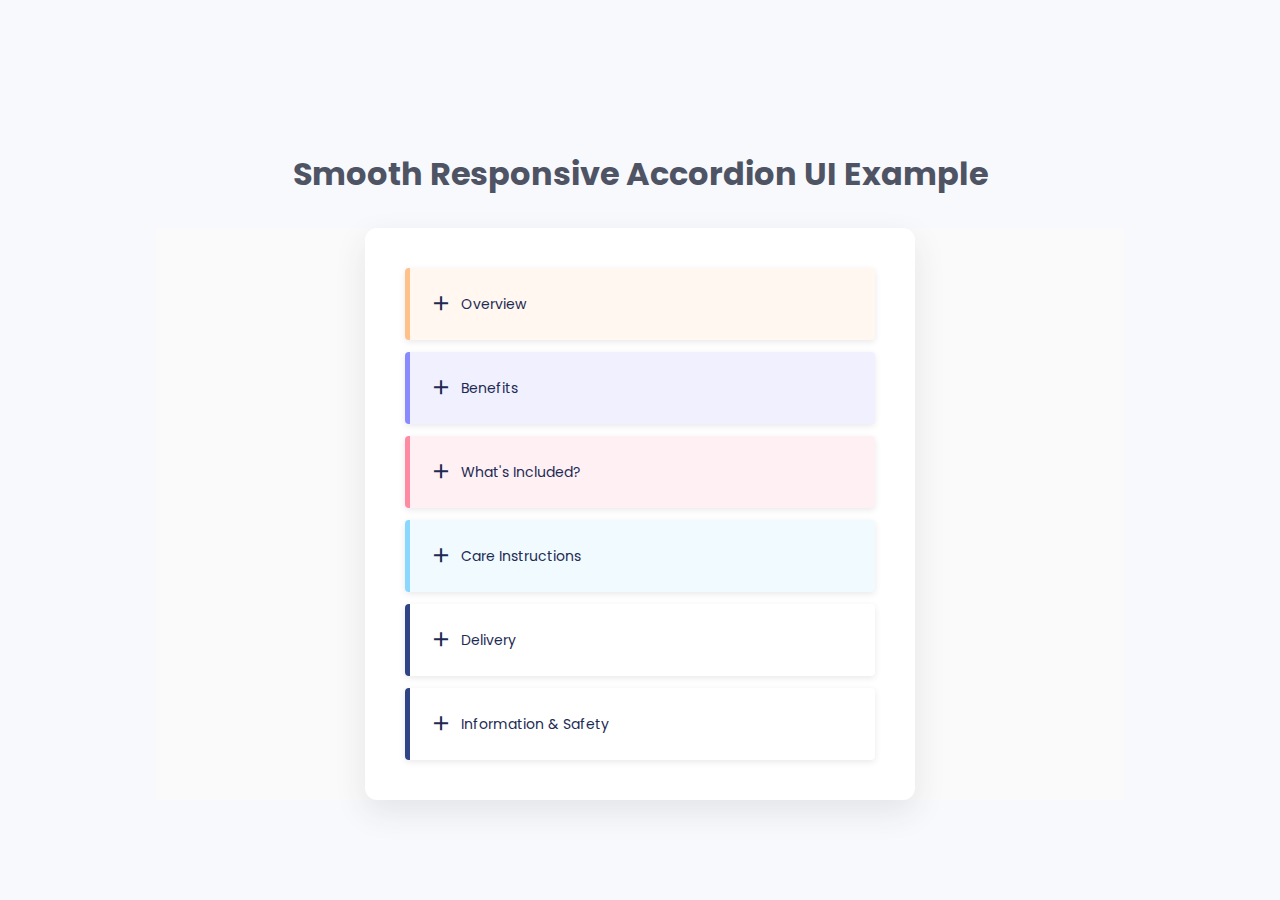
<file: Accordion Build/Accordion Build/index.html>
<!DOCTYPE html>
    <html lang="en">
    <head>
        <meta charset="UTF-8">
        <meta name="viewport" content="width=device-width, initial-scale=1.0">
<link href="https://www.cssscript.com/demo/sticky.css" rel="stylesheet" type="text/css">
        <!--=============== BOXICONS ===============-->
        <link rel="stylesheet" href="https://cdn.jsdelivr.net/npm/boxicons@latest/css/boxicons.min.css">

        <!--=============== CSS ===============-->
        <link rel="stylesheet" href="assets/css/styles.css">
    </head>
    <body>
        <h1 style="margin:150px auto 30px auto; text-align:center">Smooth Responsive Accordion UI Example</h1>
        <section class="accordion container">
            <div class="accordion__container">
                <div class="accordion__item">
                    <header class="accordion__header">
                        <i class='bx bx-plus accordion__icon'></i>
                        <h3 class="accordion__title">Overview</h3>
                    </header>

                    <div class="accordion__content">
                        <p class="accordion__description">
                            Lorem ipsum dolor sit amet, consectetur adipiscing elit. Maecenas accumsan sollicitudin ex, condimentum suscipit lorem euismod eget. Aenean mattis erat ullamcorper rhoncus dapibus.
                        </p>
                    </div>
                </div>

                <div class="accordion__item">
                    <header class="accordion__header">
                        <i class='bx bx-plus accordion__icon'></i>
                        <h3 class="accordion__title">Benefits</h3>
                    </header>

                    <div class="accordion__content">
                        <p class="accordion__description">
                            Lorem ipsum dolor sit amet, consectetur adipiscing elit. Maecenas accumsan sollicitudin ex, condimentum suscipit lorem euismod eget. Aenean mattis erat ullamcorper rhoncus dapibus.
                        </p>
                    </div>
                </div>

                <div class="accordion__item">
                    <header class="accordion__header">
                        <i class='bx bx-plus accordion__icon'></i>
                        <h3 class="accordion__title">What's Included?</h3>
                    </header>

                    <div class="accordion__content">
                        <p class="accordion__description">
                            Lorem ipsum dolor sit amet, consectetur adipiscing elit. Maecenas accumsan sollicitudin ex, condimentum suscipit lorem euismod eget. Aenean mattis erat ullamcorper rhoncus dapibus.
                        </p>
                    </div>
                </div>

                <div class="accordion__item">
                    <header class="accordion__header">
                        <i class='bx bx-plus accordion__icon'></i>
                        <h3 class="accordion__title">Care Instructions</h3>
                    </header>

                    <div class="accordion__content">
                        <p class="accordion__description">
                            Lorem ipsum dolor sit amet, consectetur adipiscing elit. Maecenas accumsan sollicitudin ex, condimentum suscipit lorem euismod eget. Aenean mattis erat ullamcorper rhoncus dapibus.
                        </p>
                    </div>
                </div>

                <div class="accordion__item">
                    <header class="accordion__header">
                        <i class='bx bx-plus accordion__icon'></i>
                        <h3 class="accordion__title">Delivery</h3>
                    </header>

                    <div class="accordion__content">
                        <p class="accordion__description">
                            Lorem ipsum dolor sit amet, consectetur adipiscing elit. Maecenas accumsan sollicitudin ex, condimentum suscipit lorem euismod eget. Aenean mattis erat ullamcorper rhoncus dapibus.
                        </p>
                    </div>
                </div>

                <div class="accordion__item">
                    <header class="accordion__header">
                        <i class='bx bx-plus accordion__icon'></i>
                        <h3 class="accordion__title">Information & Safety</h3>
                    </header>

                    <div class="accordion__content">
                        <p class="accordion__description">
                            Lorem ipsum dolor sit amet, consectetur adipiscing elit. Maecenas accumsan sollicitudin ex, condimentum suscipit lorem euismod eget. Aenean mattis erat ullamcorper rhoncus dapibus.
                        </p>
                    </div>
                </div>
            </div>
        </section>

        <!--=============== MAIN JS ===============-->
        <script src="assets/js/main.js"></script>

    </body>
</html>
</file>
<file: Accordion Build/Accordion Build/assets/css/styles.css>
/*=============== GOOGLE FONTS ===============*/
@import url("https://fonts.googleapis.com/css2?family=Poppins:wght@400;500;600&display=swap");
/*=============== VARIABLES CSS ===============*/
:root {
  /*========== Colors ==========*/
  --hue-color: 225;
  --first-color: hsl(var(--hue-color), 48%, 35%);
  --title-color: hsl(var(--hue-color), 48%, 22%);
  --text-color: hsl(var(--hue-color), 12%, 35%);
  --body-color: hsl(var(--hue-color), 49%, 98%);
  --container-color: #FFF;
  /*========== Font and typography ==========*/
  --body-font: 'Poppins', sans-serif;
  --normal-font-size: .938rem;
  --small-font-size: .813rem;
  --smaller-font-size: .75rem;
}

@media screen and (min-width: 968px) {
  :root {
    --normal-font-size: 1rem;
    --small-font-size: .875rem;
    --smaller-font-size: .813rem;
  }
}

/*=============== BASE ===============*/
* {
  box-sizing: border-box;
  padding: 0;
  margin: 0;
}

body {
  font-family: var(--body-font);
  font-size: var(--normal-font-size);
  background-color: var(--body-color);
  color: var(--text-color);
}

/*=============== LAYOUT ===============*/
.container {
  max-width: 968px;
  margin-left: 1rem;
  margin-right: 1rem;
  background-color: #fafafa;
}

/*=============== ACCORDION ===============*/
.accordion {
  display: grid;
  align-content: center;
  height: auto;
}

.accordion__container {
  display: grid;
  row-gap: .75rem;
  padding: 2rem 1rem;
  background-color: var(--container-color);
  border-radius: .5rem;
  box-shadow: 0 12px 32px rgba(51, 51, 51, 0.1);
}

.accordion__title {
  font-size: var(--small-font-size);
  color: var(--title-color);
  font-weight: 400;
  margin-top: .15rem;
  transition: .2s;
}

.accordion__header {
  display: flex;
  column-gap: .5rem;
  padding: 1.25rem 1.25rem 1.25rem 1rem;
  cursor: pointer;
}

.accordion__description {
  padding: 0 1.25rem 1.25rem 3rem;
  font-size: var(--smaller-font-size);
}

.accordion__icon {
  font-size: 1.5rem;
  height: max-content;
  color: var(--title-color);
  transition: .3s;
}

.accordion__item {
  box-shadow: 0 2px 6px rgba(38, 38, 38, 0.1);
  background-color: var(--container-color);
  border-radius: .25rem;
  position: relative;
  transition: all .25s ease;
}

.accordion__item::after {
  content: '';
  background-color: var(--first-color);
  width: 5px;
  height: 100%;
  position: absolute;
  top: 0;
  left: 0;
  border-radius: .25rem 0 0 .25rem;
}

.accordion__item:nth-child(1) {
  background-color: #fff7f0;
}

.accordion__item:nth-child(1)::after {
  background-color: #ffc08a;
}

.accordion__item:nth-child(2) {
  background-color: #f0f0ff;
}

.accordion__item:nth-child(2)::after {
  background-color: #8a8aff;
}

.accordion__item:nth-child(3) {
  background-color: #fff0f3;
}

.accordion__item:nth-child(3)::after {
  background-color: #ff8aa1;
}

.accordion__item:nth-child(4) {
  background-color: #f0faff;
}

.accordion__item:nth-child(4)::after {
  background-color: #8ad8ff;
}

.accordion__content {
  overflow: hidden;
  height: 0;
  transition: all .25s ease;
}

/*Rotate icon and add font weight to titles*/
.accordion-open .accordion__icon {
  transform: rotate(45deg);
}

.accordion-open .accordion__title {
  font-weight: 600;
}

/*=============== MEDIA QUERIES ===============*/
/* For medium devices */
@media screen and (min-width: 576px) {
  .accordion__container {
    width: 550px;
    padding: 2.5rem;
    justify-self: center;
    border-radius: .75rem;
  }
  .accordion__header {
    padding: 1.5rem;
  }
  .accordion__title {
    padding-right: 3.5rem;
  }
  .accordion__description {
    padding: 0 4rem 1.25rem 3.5rem;
  }
}

/* For large devices */
@media screen and (min-width: 968px) {
  .container {
    margin-left: auto;
    margin-right: auto;
  }
}
</file>
